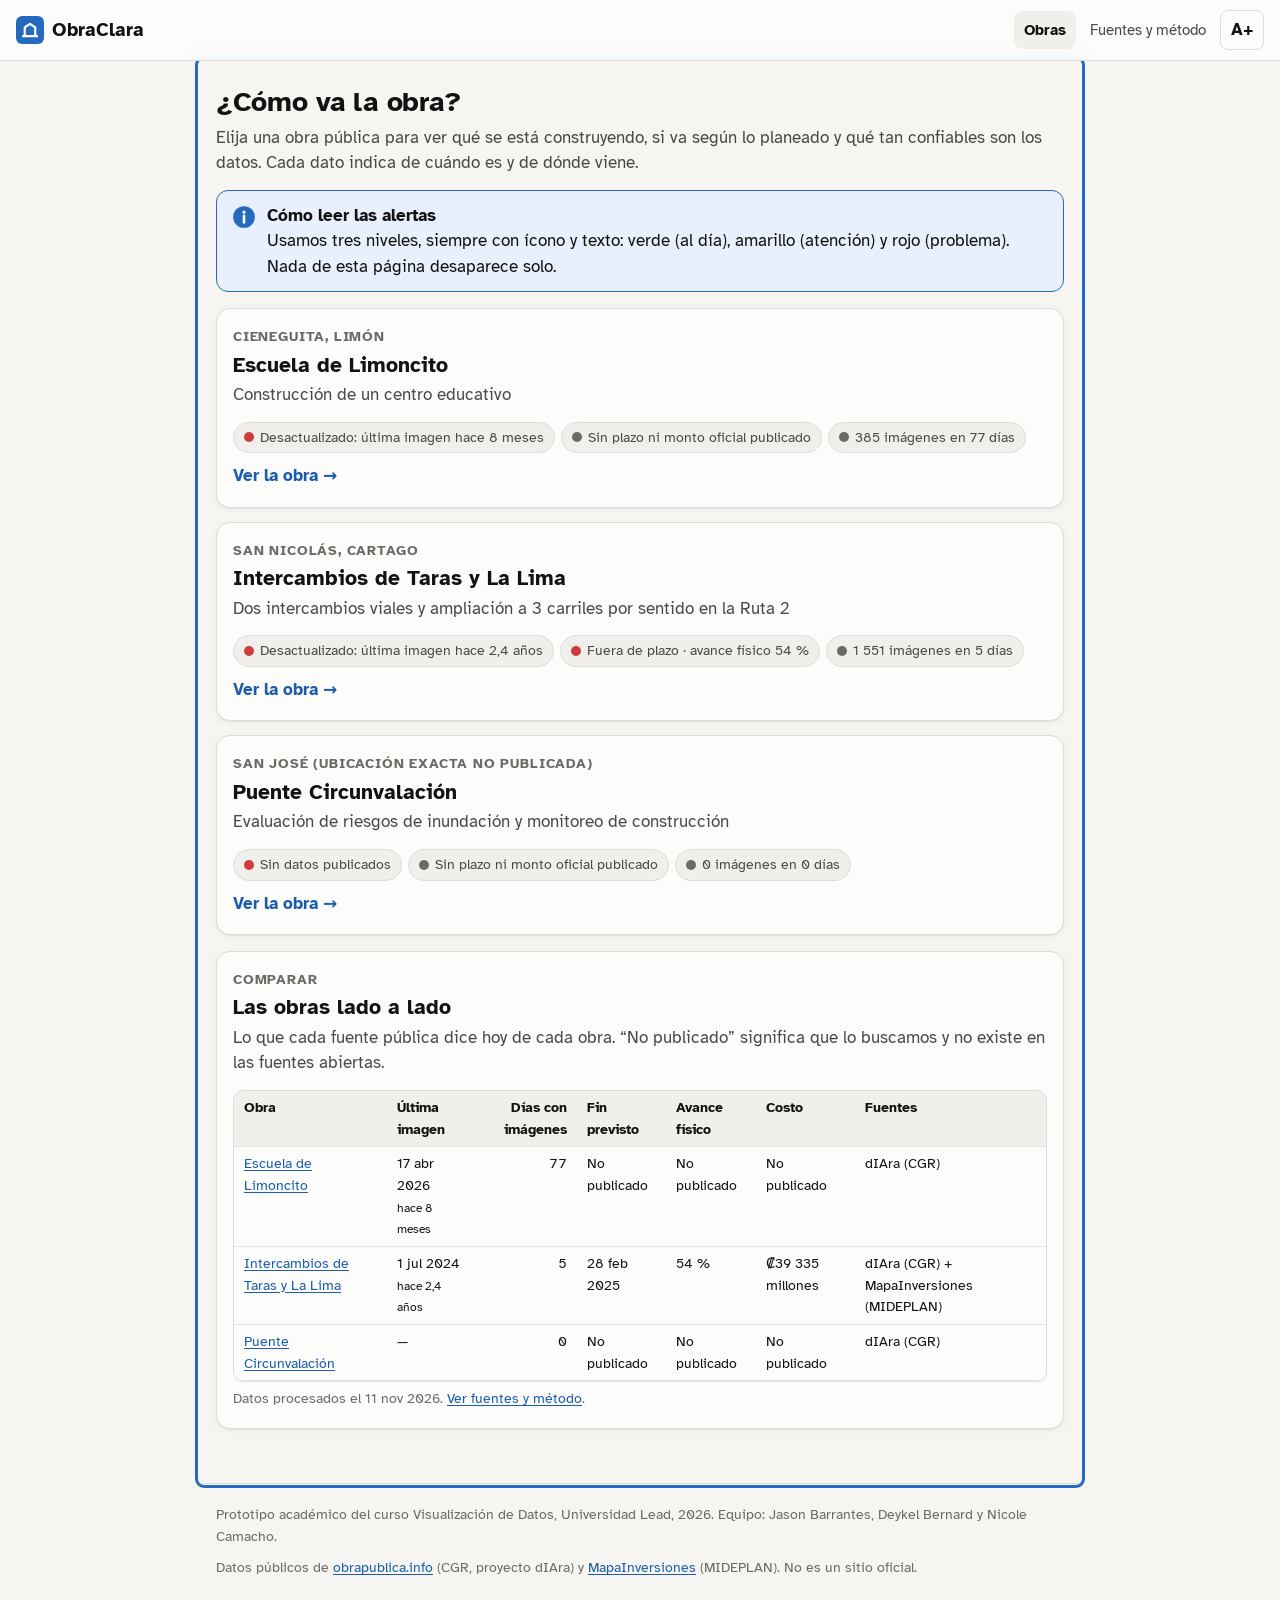
<file: web/index.html>
<!doctype html>
<html lang="es">
<head>
  <meta charset="utf-8">
  <meta name="viewport" content="width=device-width, initial-scale=1">
  <title>ObraClara</title>
  <meta name="description" content="¿Cómo va la obra? Avance de obras públicas de Costa Rica explicado con evidencia verificable, a partir de dIAra (CGR) y MapaInversiones (MIDEPLAN).">
  <link rel="preconnect" href="https://fonts.googleapis.com">
  <link rel="preconnect" href="https://fonts.gstatic.com" crossorigin>
  <link href="https://fonts.googleapis.com/css2?family=Atkinson+Hyperlegible:ital,wght@0,400;0,700;1,400&display=swap" rel="stylesheet">
  <link rel="stylesheet" href="estilos.css">
  <link rel="icon" href="data:image/svg+xml,%3Csvg xmlns='http://www.w3.org/2000/svg' viewBox='0 0 32 32'%3E%3Crect width='32' height='32' rx='7' fill='%23256abf'/%3E%3Cpath d='M7 23h18M10 23V13l6-4 6 4v10' stroke='white' stroke-width='2.5' fill='none' stroke-linejoin='round'/%3E%3C/svg%3E">
</head>
<body>
  <a class="saltar" href="#contenido">Saltar al contenido</a>
  <header class="barra">
    <a class="marca" href="#/" aria-label="ObraClara, inicio">
      <svg viewBox="0 0 32 32" width="28" height="28" aria-hidden="true"><rect width="32" height="32" rx="7" fill="var(--acento)"/><path d="M7 23h18M10 23V13l6-4 6 4v10" stroke="#fff" stroke-width="2.5" fill="none" stroke-linejoin="round"/></svg>
      <span>ObraClara</span>
    </a>
    <nav aria-label="Principal">
      <a href="#/">Obras</a>
      <a href="#/fuentes">Fuentes<span class="solo-ancho"> y método</span></a>
      <button type="button" id="btn-texto" class="btn-texto" aria-pressed="false" title="Agrandar el texto">A<span aria-hidden="true">+</span><span class="sr">Texto más grande</span></button>
    </nav>
  </header>

  <main id="contenido" tabindex="-1">
    <p class="cargando" role="status">Cargando datos…</p>
  </main>

  <footer class="pie">
    <p>Prototipo académico del curso Visualización de Datos, Universidad Lead, 2026. Equipo: Jason Barrantes, Deykel Bernard y Nicole Camacho.</p>
    <p>Datos públicos de <a href="https://www.obrapublica.info/" rel="noopener">obrapublica.info</a> (CGR, proyecto dIAra) y <a href="https://rendircuentas.mideplan.go.cr/" rel="noopener">MapaInversiones</a> (MIDEPLAN). No es un sitio oficial.</p>
  </footer>

  <div id="tooltip" class="tooltip" role="tooltip" hidden></div>
  <script src="graficos.js"></script>
  <script src="app.js"></script>
</body>
</html>
</file>
<file: web/estilos.css>
/* ObraClara - estilos
   Principios: movil primero, texto grande y con alto contraste, nada que
   desaparezca solo, y el color nunca como unico portador de significado. */

:root {
  color-scheme: light;
  --fondo: #f6f5f2;
  --superficie: #fcfcfb;
  --superficie-2: #f0efec;
  --borde: #dddcd6;
  --rejilla: #e6e5e0;
  --texto: #121211;
  --texto-2: #4a4945;
  --texto-3: #6b6a65;
  --acento: #256abf;
  --acento-texto: #1c5cab;
  --serie-1: #2a78d6;
  --serie-2: #eb6834;
  --serie-3: #1baf7a;
  --seq-0: #f0efec;
  --seq-1: #cde2fb;
  --seq-2: #9ec5f4;
  --seq-3: #5598e7;
  --seq-4: #256abf;
  --seq-5: #104281;
  --tx-1: #121211; --tx-2: #121211; --tx-3: #fff; --tx-4: #fff; --tx-5: #fff;
  --bien: #0ca30c;
  --aviso: #fab219;
  --serio: #ec835a;
  --critico: #d03b3b;
  --aviso-fondo: #fff4d6;
  --aviso-borde: #e9b33a;
  --critico-fondo: #fde8e6;
  --info-fondo: #e7f0fc;
  --sombra: 0 1px 2px rgb(0 0 0 / 6%), 0 2px 8px rgb(0 0 0 / 4%);
  --radio: 14px;
  --fuente: "Atkinson Hyperlegible", system-ui, -apple-system, "Segoe UI", Roboto, sans-serif;
  --escala: 1;
}

@media (prefers-color-scheme: dark) {
  :root:not([data-theme="light"]) {
    color-scheme: dark;
    --fondo: #121211;
    --superficie: #1a1a19;
    --superficie-2: #252523;
    --borde: #383835;
    --rejilla: #2c2c2a;
    --texto: #f0efec;
    --texto-2: #c3c2b7;
    --texto-3: #9a998f;
    --acento: #3987e5;
    --acento-texto: #86b6ef;
    --serie-1: #3987e5;
    --serie-2: #d95926;
    --serie-3: #199e70;
    --seq-0: #252523;
    --seq-1: #184f95;
    --seq-2: #1c5cab;
    --seq-3: #2a78d6;
    --seq-4: #5598e7;
    --seq-5: #9ec5f4;
    --tx-1: #fff; --tx-2: #fff; --tx-3: #fff; --tx-4: #121211; --tx-5: #121211;
    --aviso-fondo: #3a2e10;
    --aviso-borde: #a57a17;
    --critico-fondo: #3d1c1b;
    --info-fondo: #182a40;
    --sombra: none;
  }
}
:root[data-theme="dark"] {
  color-scheme: dark;
  --fondo: #121211; --superficie: #1a1a19; --superficie-2: #252523; --borde: #383835; --rejilla: #2c2c2a;
  --texto: #f0efec; --texto-2: #c3c2b7; --texto-3: #9a998f; --acento: #3987e5; --acento-texto: #86b6ef;
  --serie-1: #3987e5; --serie-2: #d95926; --serie-3: #199e70;
  --seq-0: #252523; --seq-1: #184f95; --seq-2: #1c5cab; --seq-3: #2a78d6; --seq-4: #5598e7; --seq-5: #9ec5f4;
  --tx-1: #fff; --tx-2: #fff; --tx-3: #fff; --tx-4: #121211; --tx-5: #121211;
  --aviso-fondo: #3a2e10; --aviso-borde: #a57a17; --critico-fondo: #3d1c1b; --info-fondo: #182a40; --sombra: none;
}

:root.texto-grande { --escala: 1.18; }

* { box-sizing: border-box; }
html { font-size: calc(17px * var(--escala)); -webkit-text-size-adjust: 100%; }
body {
  margin: 0;
  font-family: var(--fuente);
  line-height: 1.5;
  color: var(--texto);
  background: var(--fondo);
}
img { max-width: 100%; display: block; }
a { color: var(--acento-texto); text-underline-offset: 2px; }
:focus-visible { outline: 3px solid var(--acento); outline-offset: 2px; border-radius: 4px; }
.sr { position: absolute; width: 1px; height: 1px; overflow: hidden; clip: rect(0 0 0 0); white-space: nowrap; }
.saltar { position: absolute; left: -999px; top: 8px; background: var(--superficie); padding: 8px 12px; z-index: 50; }
.saltar:focus { left: 8px; }

/* ---------- barra superior ---------- */
.barra {
  position: sticky; top: 0; z-index: 20;
  display: flex; align-items: center; justify-content: space-between; gap: 12px;
  padding: 10px 16px;
  background: color-mix(in srgb, var(--superficie) 92%, transparent);
  backdrop-filter: blur(8px);
  border-bottom: 1px solid var(--borde);
}
.marca { display: flex; align-items: center; gap: 8px; font-weight: 700; font-size: 1.1rem; color: var(--texto); text-decoration: none; }
.barra nav { display: flex; align-items: center; gap: 4px; flex-wrap: wrap; justify-content: flex-end; }
.barra nav a { padding: 8px 10px; border-radius: 8px; color: var(--texto-2); text-decoration: none; font-size: .9rem; }
.barra nav a[aria-current="page"] { color: var(--texto); background: var(--superficie-2); font-weight: 700; }
.solo-ancho { display: none; }
@media (min-width: 560px) { .solo-ancho { display: inline; } }
.btn-texto {
  min-width: 44px; min-height: 40px; border-radius: 8px; border: 1px solid var(--borde);
  background: var(--superficie); color: var(--texto); font: inherit; font-weight: 700; cursor: pointer;
}
.btn-texto[aria-pressed="true"] { background: var(--acento); color: #fff; border-color: var(--acento); }

main { max-width: 880px; margin: 0 auto; padding: 16px 16px 40px; outline: none; }
.cargando { color: var(--texto-2); padding: 40px 0; text-align: center; }

h1 { font-size: 1.65rem; line-height: 1.2; margin: 8px 0 6px; letter-spacing: -.01em; }
h2 { font-size: 1.25rem; line-height: 1.25; margin: 0 0 4px; }
h3 { font-size: 1.05rem; margin: 0 0 4px; }
p { margin: 0 0 10px; }
.bajada { color: var(--texto-2); margin-bottom: 14px; }
.miga { font-size: .9rem; margin: 4px 0 0; }
.miga a { text-decoration: none; }

/* ---------- tarjetas y secciones ---------- */
.tarjeta {
  background: var(--superficie);
  border: 1px solid var(--borde);
  border-radius: var(--radio);
  padding: 18px 16px;
  margin: 14px 0;
  box-shadow: var(--sombra);
}
.tarjeta > h2 + .bajada { margin-top: 2px; }
.pregunta { font-size: .8rem; font-weight: 700; text-transform: uppercase; letter-spacing: .06em; color: var(--texto-3); margin: 0 0 4px; }

.ficha-meta { display: grid; grid-template-columns: max-content 1fr; gap: 4px 14px; margin: 10px 0 0; font-size: .95rem; }
.ficha-meta dt { color: var(--texto-3); }
.ficha-meta dd { margin: 0; }

/* Avisos: siempre icono + texto, nunca solo color */
.aviso {
  display: flex; gap: 10px; align-items: flex-start;
  padding: 12px 14px; border-radius: 12px; margin: 12px 0;
  border: 1px solid var(--aviso-borde); background: var(--aviso-fondo);
}
.aviso.critico { border-color: var(--critico); background: var(--critico-fondo); }
.aviso.info { border-color: var(--acento); background: var(--info-fondo); }
.aviso .icono { flex: 0 0 auto; width: 26px; height: 26px; margin-top: 1px; }
.aviso p { margin: 0; }
.aviso strong { display: block; }

.respuesta { font-size: 1.3rem; font-weight: 700; line-height: 1.3; margin: 6px 0 8px; }

/* chips de estado */
.chips { display: flex; flex-wrap: wrap; gap: 6px; margin: 10px 0 0; padding: 0; list-style: none; }
.chip {
  display: inline-flex; align-items: center; gap: 6px;
  font-size: .85rem; padding: 4px 10px; border-radius: 999px;
  background: var(--superficie-2); color: var(--texto-2); border: 1px solid var(--borde);
}
.chip .punto { width: 10px; height: 10px; border-radius: 50%; flex: 0 0 auto; }

/* ---------- lista de obras ---------- */
.obras { display: grid; gap: 14px; margin: 16px 0; padding: 0; list-style: none; }
.obra-card { display: block; text-decoration: none; color: inherit; margin: 0; transition: border-color .15s; }
.obra-card:hover { border-color: var(--acento); }
.obra-card h2 { color: var(--texto); }
.obra-card .ir { color: var(--acento-texto); font-weight: 700; margin-top: 10px; display: inline-block; }

/* ---------- cifras ---------- */
.cifras { display: grid; grid-template-columns: repeat(auto-fit, minmax(150px, 1fr)); gap: 10px; margin: 12px 0 4px; }
.cifra { background: var(--superficie-2); border-radius: 12px; padding: 12px; }
.cifra .valor { font-size: 1.6rem; font-weight: 700; line-height: 1.1; }
.cifra .valor small { font-size: .95rem; font-weight: 400; color: var(--texto-2); }
.cifra .etiqueta { font-size: .88rem; color: var(--texto-2); margin-top: 4px; }

/* ---------- graficos ---------- */
.grafico { width: 100%; margin: 8px 0 4px; position: relative; }
.grafico svg { width: 100%; height: auto; display: block; overflow: visible; font-family: var(--fuente); }
.grafico text { fill: var(--texto-2); font-size: 12px; }
.grafico .t-fuerte { fill: var(--texto); font-weight: 700; }
.grafico .t-suave { fill: var(--texto-3); }
.grafico .rejilla { stroke: var(--rejilla); stroke-width: 1; }
.grafico .eje { stroke: var(--borde); stroke-width: 1; }
.leyenda { display: flex; flex-wrap: wrap; gap: 4px 14px; font-size: .85rem; color: var(--texto-2); margin: 6px 0; padding: 0; list-style: none; }
.leyenda li { display: inline-flex; align-items: center; gap: 6px; }
.leyenda .muestra { width: 14px; height: 14px; border-radius: 3px; flex: 0 0 auto; }
.leyenda .muestra.linea { height: 3px; border-radius: 2px; }
.leyenda .muestra.rayado { background: repeating-linear-gradient(135deg, var(--texto-3) 0 1.5px, transparent 1.5px 5px); border: 1px solid var(--borde); }
.nota { font-size: .85rem; color: var(--texto-3); margin: 6px 0 0; }

details.tabla-datos { margin-top: 10px; }
details.tabla-datos summary { cursor: pointer; color: var(--acento-texto); font-size: .9rem; padding: 6px 0; min-height: 32px; }
.tabla-scroll { overflow-x: auto; max-height: 360px; border: 1px solid var(--borde); border-radius: 10px; }
table { border-collapse: collapse; width: 100%; font-size: .85rem; }
th, td { padding: 6px 10px; text-align: left; border-bottom: 1px solid var(--rejilla); vertical-align: top; }
th { background: var(--superficie-2); font-weight: 700; position: sticky; top: 0; }
td.num, th.num { text-align: right; font-variant-numeric: tabular-nums; }

.tooltip {
  position: fixed; z-index: 100; pointer-events: none; max-width: 260px;
  background: var(--texto); color: var(--superficie);
  padding: 8px 10px; border-radius: 8px; font-size: .82rem; line-height: 1.35;
  box-shadow: 0 4px 16px rgb(0 0 0 / 20%);
}
.tooltip b { font-weight: 700; }

/* ---------- explorador de dias ---------- */
.calendario { display: grid; grid-template-columns: repeat(auto-fit, minmax(190px, 1fr)); gap: 14px; margin: 10px 0; }
.mes h3 { font-size: .95rem; margin-bottom: 6px; }
.mes .dias { display: grid; grid-template-columns: repeat(7, 1fr); gap: 3px; }
.mes .cab { font-size: .7rem; color: var(--texto-3); text-align: center; }
.dia {
  aspect-ratio: 1; min-height: 28px; border-radius: 6px; border: 0;
  font: inherit; font-size: .78rem; display: grid; place-items: center; padding: 0;
  background: transparent; color: var(--texto-3);
}
.dia.con-datos { cursor: pointer; color: var(--tx-1); background: var(--seq-1); }
.dia.con-datos.n2 { background: var(--seq-2); color: var(--tx-2); }
.dia.con-datos.n3 { background: var(--seq-3); color: var(--tx-3); }
.dia.con-datos.n4 { background: var(--seq-4); color: var(--tx-4); }
.dia.con-datos.n5 { background: var(--seq-5); color: var(--tx-5); }
.dia.sin-datos { background: repeating-linear-gradient(135deg, var(--rejilla) 0 2px, transparent 2px 5px); }
.dia.contradiccion::after { content: ""; width: 5px; height: 5px; border-radius: 50%; background: var(--serie-2); position: absolute; transform: translate(9px, -9px); box-shadow: 0 0 0 1.5px var(--superficie); }
.dia { position: relative; }
.dia[aria-pressed="true"] { outline: 3px solid var(--texto); outline-offset: 1px; }

.visor { display: grid; gap: 14px; margin-top: 8px; }
@media (min-width: 720px) { .visor { grid-template-columns: 1.25fr 1fr; align-items: start; } }
.foto { position: relative; border-radius: 12px; overflow: hidden; background: var(--superficie-2); aspect-ratio: 16 / 10; }
.foto img { width: 100%; height: 100%; object-fit: cover; }
.foto .sello {
  position: absolute; left: 8px; bottom: 8px; background: rgb(0 0 0 / 72%); color: #fff;
  font-size: .82rem; padding: 4px 8px; border-radius: 6px;
}
.foto .falla { position: absolute; inset: 0; display: grid; place-items: center; text-align: center; padding: 16px; color: var(--texto-2); }
.miniaturas { display: grid; grid-template-columns: repeat(5, 1fr); gap: 6px; margin-top: 8px; }
.miniaturas button {
  border: 2px solid transparent; border-radius: 8px; padding: 0; background: var(--superficie-2); cursor: pointer;
  font: inherit; font-size: .75rem; color: var(--texto-2); overflow: hidden;
}
.miniaturas button[aria-pressed="true"] { border-color: var(--acento); color: var(--texto); font-weight: 700; }
.miniaturas img { aspect-ratio: 4 / 3; object-fit: cover; width: 100%; }
.miniaturas span { display: block; padding: 2px 0; }
.lectura dl { display: grid; grid-template-columns: max-content 1fr; gap: 6px 12px; margin: 8px 0; font-size: .95rem; }
.lectura dt { color: var(--texto-3); }
.lectura dd { margin: 0; }
.nav-dias { display: flex; gap: 8px; justify-content: space-between; align-items: center; margin: 4px 0 10px; }

.btn {
  display: inline-flex; align-items: center; justify-content: center; gap: 8px;
  min-height: 44px; padding: 8px 16px; border-radius: 10px; border: 1px solid var(--borde);
  background: var(--superficie); color: var(--texto); font: inherit; font-weight: 700; cursor: pointer; text-decoration: none;
}
.btn:hover { border-color: var(--acento); }
.btn[disabled] { opacity: .45; cursor: not-allowed; }
.btn.primario { background: var(--acento); border-color: var(--acento); color: #fff; }
.btn.wa { background: #1a7f4b; border-color: #1a7f4b; color: #fff; }
.acciones { display: flex; flex-wrap: wrap; gap: 8px; margin-top: 10px; }

select {
  font: inherit; min-height: 44px; padding: 6px 10px; border-radius: 10px; border: 1px solid var(--borde);
  background: var(--superficie); color: var(--texto); max-width: 100%;
}
.mensaje-wa {
  white-space: pre-wrap; background: var(--superficie-2); border-radius: 12px; padding: 14px;
  font-size: .95rem; margin: 10px 0 0; border-left: 4px solid #1a7f4b;
}

.comparar th:first-child, .comparar td:first-child { position: sticky; left: 0; background: var(--superficie); }
.comparar th:first-child { background: var(--superficie-2); }

.pie { max-width: 880px; margin: 0 auto; padding: 20px 16px 40px; color: var(--texto-3); font-size: .85rem; border-top: 1px solid var(--borde); }

@media (prefers-reduced-motion: reduce) { * { transition: none !important; } }
@media print { .barra, .acciones, .btn-texto { display: none; } .tarjeta { break-inside: avoid; box-shadow: none; } }

#visor, section[id] { scroll-margin-top: 72px; }
</file>
